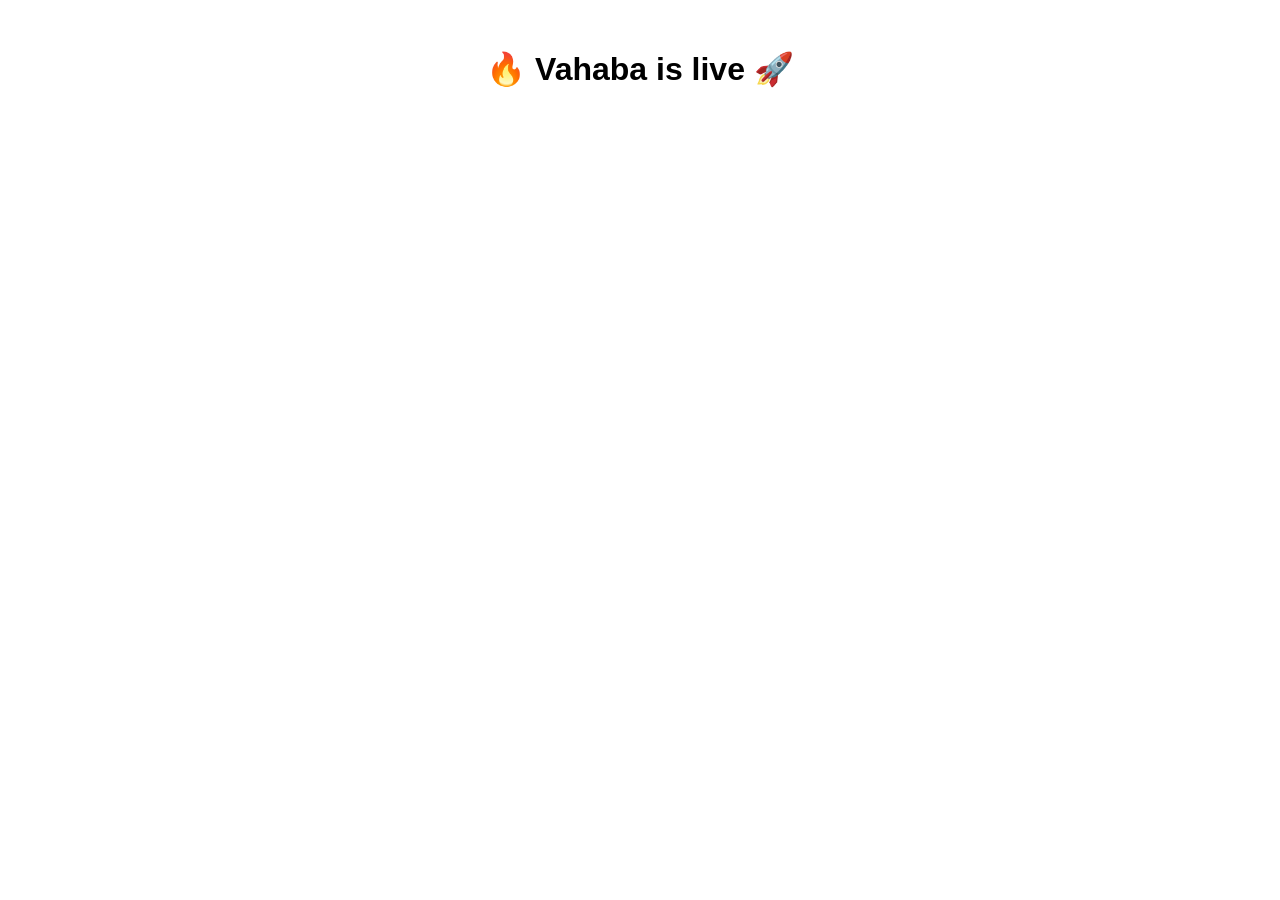
<file: Index.html>
<!DOCTYPE html>
<html lang="he">
<head>
  <meta charset="UTF-8" />
  <title>Vahaba</title>
</head>
<body style="text-align:center; font-family:Arial; margin-top:50px;">
  <h1>🔥 Vahaba is live 🚀</h1>
</body>
</html>
</file>
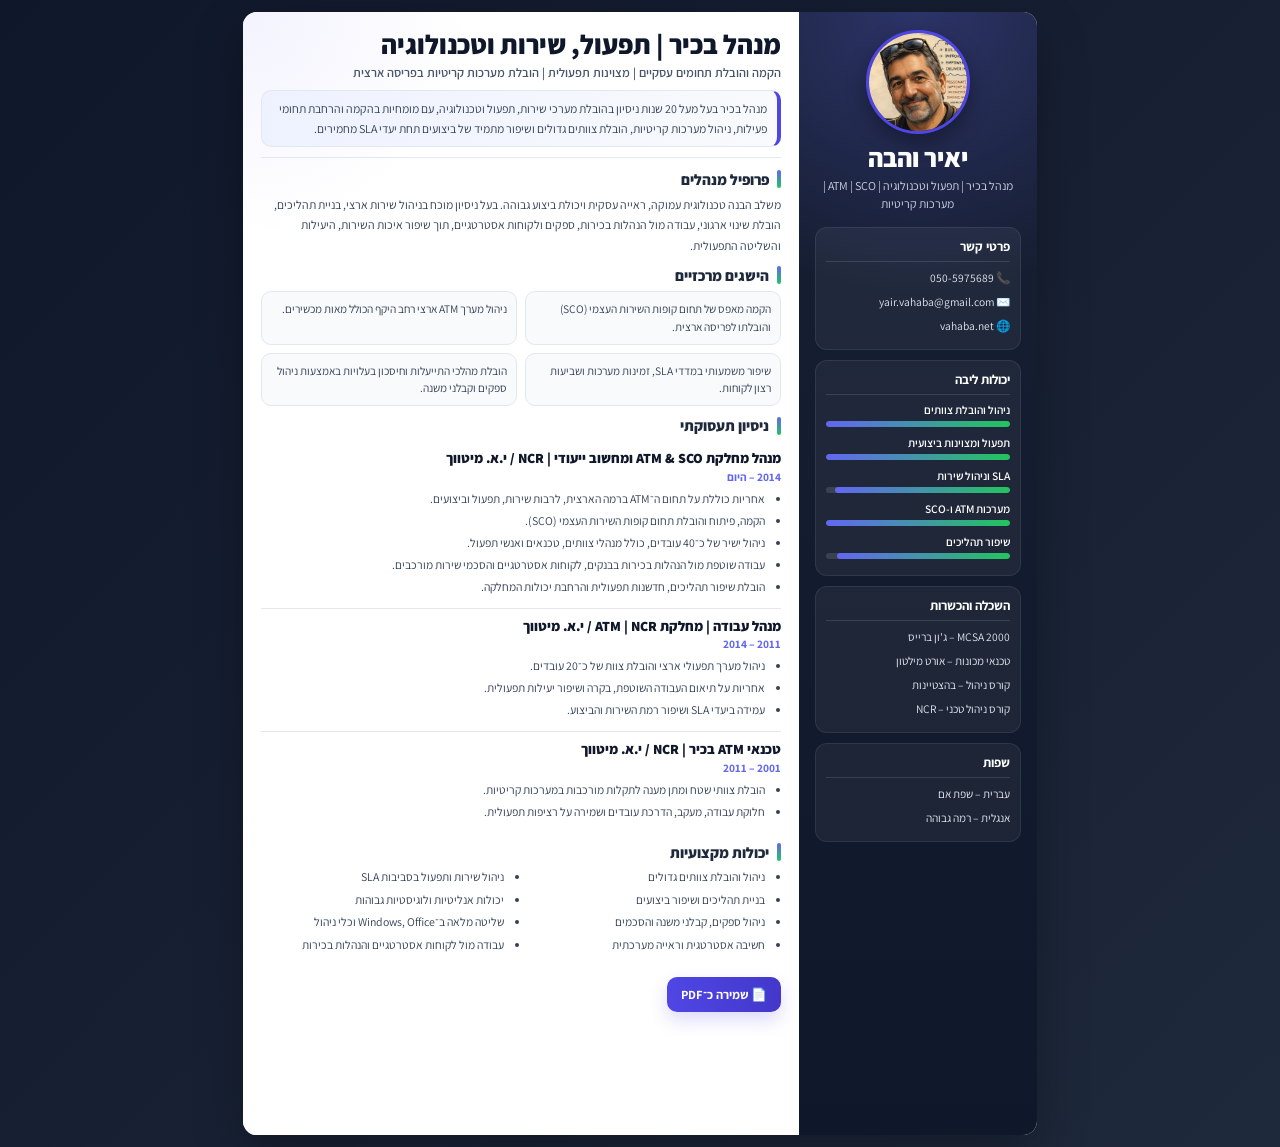
<file: cv/index.html>
<!DOCTYPE html>
<html lang="he" dir="rtl">

<head>
  <meta charset="UTF-8" />
  <meta name="viewport" content="width=device-width, initial-scale=1.0" />
  <title>יאיר והבה | קורות חיים</title>
  <link href="https://fonts.googleapis.com/css2?family=Assistant:wght@300;400;600;700;800&display=swap"
    rel="stylesheet">
  <style>
    * {
      box-sizing: border-box;
    }

    :root {
      --bg1: #0f172a;
      --bg2: #1e293b;
      --panel: #ffffff;
      --text: #1e293b;
      --muted: #475569;
      --line: #e2e8f0;
      --soft: #f8fafc;
      --accent: #4f46e5;
      --accent2: #22c55e;
    }

    html,
    body {
      margin: 0;
      padding: 0;
      font-family: 'Assistant', sans-serif;
      background: linear-gradient(135deg, var(--bg1), var(--bg2));
      color: var(--text);
    }

    body {
      padding: 12px;
    }

    .page {
      width: 210mm;
      min-height: 297mm;
      margin: 0 auto;
      background: var(--panel);
      border-radius: 14px;
      overflow: hidden;
      box-shadow: 0 18px 50px rgba(0, 0, 0, .28);
    }

    .container {
      display: flex;
      width: 100%;
      min-height: 297mm;
    }

    .sidebar {
      width: 30%;
      color: #fff;
      padding: 18px 16px;
      background:
        radial-gradient(circle at top, rgba(99, 102, 241, .28), transparent 25%),
        linear-gradient(180deg, #172033 0%, #0f172a 100%);
    }

    .profile-img {
      width: 104px;
      height: 104px;
      margin: 0 auto 10px;
      position: relative;
    }

    .profile-img img {
      width: 100%;
      height: 100%;
      border-radius: 50%;
      object-fit: cover;
      display: block;
      border: 3px solid var(--accent);
      box-shadow: 0 8px 20px rgba(0, 0, 0, .35);
    }

    .profile-img::before {
      content: "";
      position: absolute;
      inset: -6px;
      border-radius: 50%;
      background: linear-gradient(45deg, #6366f1, #22c55e, #4f46e5);
      z-index: -1;
      filter: blur(8px);
      opacity: .55;
    }

    .sidebar h1 {
      margin: 0;
      text-align: center;
      font-size: 26px;
      line-height: 1.05;
      font-weight: 800;
    }

    .sidebar .role {
      margin: 6px 0 14px;
      text-align: center;
      font-size: 12px;
      line-height: 1.5;
      color: #cbd5e1;
    }

    .box {
      background: rgba(255, 255, 255, .05);
      border: 1px solid rgba(255, 255, 255, .08);
      border-radius: 12px;
      padding: 10px 10px 8px;
      margin-bottom: 10px;
    }

    .box-title {
      margin: 0 0 7px;
      font-size: 13px;
      font-weight: 700;
      border-bottom: 1px solid rgba(255, 255, 255, .12);
      padding-bottom: 6px;
    }

    .contact-item,
    .edu-item,
    .lang-item {
      font-size: 11.5px;
      line-height: 1.65;
      color: #e2e8f0;
      margin-bottom: 5px;
      word-break: break-word;
    }

    .contact-item a {
      color: inherit;
      text-decoration: none;
    }

    .skill {
      margin-bottom: 8px;
    }

    .skill-label {
      font-size: 11.5px;
      margin-bottom: 4px;
      color: #fff;
      font-weight: 600;
    }

    .skill-track {
      width: 100%;
      height: 6px;
      border-radius: 999px;
      background: rgba(255, 255, 255, .12);
      overflow: hidden;
    }

    .skill-fill {
      height: 100%;
      border-radius: 999px;
      background: linear-gradient(90deg, #6366f1, #22c55e);
    }

    .main {
      width: 70%;
      padding: 18px 18px 14px;
      background: radial-gradient(circle at top left, rgba(99, 102, 241, .08), transparent 18%), #fff;
    }

    .hero {
      border-bottom: 1px solid var(--line);
      padding-bottom: 10px;
      margin-bottom: 12px;
    }

    .hero h2 {
      margin: 0 0 4px;
      font-size: 27px;
      line-height: 1.1;
      font-weight: 800;
      color: #0f172a;
    }

    .tagline {
      margin: 0 0 8px;
      color: var(--muted);
      font-size: 12.5px;
      font-weight: 600;
      line-height: 1.5;
    }

    .summary {
      background: linear-gradient(90deg, #eef2ff, #f8fafc);
      border: 1px solid var(--line);
      border-right: 4px solid var(--accent);
      border-radius: 10px;
      padding: 8px 10px;
      color: #334155;
      font-size: 12px;
      line-height: 1.6;
    }

    .section {
      margin-bottom: 10px;
      break-inside: avoid;
      page-break-inside: avoid;
    }

    .section h3 {
      margin: 0 0 6px;
      font-size: 15px;
      font-weight: 800;
      color: #1e293b;
      display: inline-flex;
      align-items: center;
      gap: 8px;
    }

    .section h3::before {
      content: "";
      width: 4px;
      height: 18px;
      border-radius: 999px;
      background: linear-gradient(180deg, #6366f1, #22c55e);
      display: inline-block;
    }

    .section p {
      margin: 0;
      color: #334155;
      font-size: 12px;
      line-height: 1.7;
    }

    .highlights {
      display: grid;
      grid-template-columns: 1fr 1fr;
      gap: 8px;
      list-style: none;
      margin: 0;
      padding: 0;
    }

    .highlights li {
      background: var(--soft);
      border: 1px solid var(--line);
      border-radius: 10px;
      padding: 8px 9px;
      color: #334155;
      font-size: 11.5px;
      line-height: 1.55;
    }

    .job {
      padding: 8px 0;
      border-bottom: 1px solid #e5e7eb;
      break-inside: avoid;
      page-break-inside: avoid;
    }

    .job:last-child {
      border-bottom: none;
    }

    .job-title {
      display: block;
      font-size: 14px;
      font-weight: 800;
      color: #0f172a;
      line-height: 1.35;
    }

    .job-meta {
      display: block;
      font-size: 11.5px;
      color: #6366f1;
      font-weight: 700;
      margin-top: 1px;
    }

    .job ul {
      margin: 6px 0 0;
      padding-right: 16px;
      padding-left: 0;
    }

    .job li {
      margin-bottom: 3px;
      color: #334155;
      font-size: 11.8px;
      line-height: 1.6;
    }

    .two-col-list {
      columns: 2;
      column-gap: 18px;
      margin: 0;
      padding-right: 16px;
    }

    .two-col-list li {
      margin-bottom: 4px;
      color: #334155;
      font-size: 11.8px;
      line-height: 1.6;
      break-inside: avoid;
    }

    .print-btn {
      display: inline-flex;
      align-items: center;
      justify-content: center;
      margin-top: 8px;
      padding: 9px 14px;
      background: linear-gradient(90deg, #4f46e5, #4338ca);
      color: #fff;
      border-radius: 10px;
      text-decoration: none;
      font-weight: 700;
      border: none;
      cursor: pointer;
      font-family: inherit;
      font-size: 12.5px;
      box-shadow: 0 8px 18px rgba(79, 70, 229, .2);
    }

    @media screen and (max-width: 1100px) {
      body {
        padding: 8px;
      }

      .page {
        width: 100%;
        min-height: auto;
      }

      .container {
        min-height: auto;
      }
    }

    @media screen and (max-width: 860px) {
      .container {
        flex-direction: column;
      }

      .sidebar,
      .main {
        width: 100%;
      }

      .highlights {
        grid-template-columns: 1fr;
      }

      .two-col-list {
        columns: 1;
      }
    }

    @page {
      size: A4;
      margin: 0;
    }

    @media print {

      html,
      body {
        width: 210mm;
        height: 297mm;
        margin: 0 !important;
        padding: 0 !important;
        background: #fff !important;
        overflow: hidden !important;
        -webkit-print-color-adjust: exact;
        print-color-adjust: exact;
      }

      .page {
        width: 210mm !important;
        height: 297mm !important;
        min-height: 297mm !important;
        margin: 0 !important;
        border-radius: 0 !important;
        box-shadow: none !important;
      }

      .container {
        width: 210mm !important;
        height: 297mm !important;
        min-height: 297mm !important;
      }

      .print-btn {
        display: none !important;
      }

      a {
        color: inherit !important;
        text-decoration: none !important;
      }
    }
  </style>
</head>

<body>
  <div class="page">
    <div class="container">

      <aside class="sidebar">
        <div class="profile-img">
          <img src="Yair.jpg" alt="Yair Vahaba">
        </div>

        <h1>יאיר והבה</h1>
        <div class="role">מנהל בכיר | תפעול וטכנולוגיה | ATM | SCO | מערכות קריטיות</div>

        <div class="box">
          <div class="box-title">פרטי קשר</div>
          <div class="contact-item">📞 050-5975689</div>
          <div class="contact-item">✉️ <a href="mailto:yair.vahaba@gmail.com">yair.vahaba@gmail.com</a></div>
          <div class="contact-item">🌐 <a href="https://vahaba.net" target="_blank">vahaba.net</a></div>
        </div>

        <div class="box">
          <div class="box-title">יכולות ליבה</div>

          <div class="skill">
            <div class="skill-label">ניהול והובלת צוותים</div>
            <div class="skill-track">
              <div class="skill-fill" style="width:100%"></div>
            </div>
          </div>

          <div class="skill">
            <div class="skill-label">תפעול ומצוינות ביצועית</div>
            <div class="skill-track">
              <div class="skill-fill" style="width:100%"></div>
            </div>
          </div>

          <div class="skill">
            <div class="skill-label">SLA וניהול שירות</div>
            <div class="skill-track">
              <div class="skill-fill" style="width:95%"></div>
            </div>
          </div>

          <div class="skill">
            <div class="skill-label">מערכות ATM ו-SCO</div>
            <div class="skill-track">
              <div class="skill-fill" style="width:100%"></div>
            </div>
          </div>

          <div class="skill">
            <div class="skill-label">שיפור תהליכים</div>
            <div class="skill-track">
              <div class="skill-fill" style="width:94%"></div>
            </div>
          </div>
        </div>

        <div class="box">
          <div class="box-title">השכלה והכשרות</div>
          <div class="edu-item">MCSA 2000 – ג'ון ברייס</div>
          <div class="edu-item">טכנאי מכונות – אורט מילטון</div>
          <div class="edu-item">קורס ניהול – בהצטיינות</div>
          <div class="edu-item">קורס ניהול טכני – NCR</div>
        </div>

        <div class="box">
          <div class="box-title">שפות</div>
          <div class="lang-item">עברית – שפת אם</div>
          <div class="lang-item">אנגלית – רמה גבוהה</div>
        </div>
      </aside>

      <main class="main">
        <section class="hero">
          <h2>מנהל בכיר | תפעול, שירות וטכנולוגיה</h2>
          <div class="tagline">הקמה והובלת תחומים עסקיים | מצוינות תפעולית | הובלת מערכות קריטיות בפריסה ארצית</div>
          <div class="summary">
            מנהל בכיר בעל מעל 20 שנות ניסיון בהובלת מערכי שירות, תפעול וטכנולוגיה, עם מומחיות בהקמה והרחבת תחומי פעילות,
            ניהול מערכות קריטיות, הובלת צוותים גדולים ושיפור מתמיד של ביצועים תחת יעדי SLA מחמירים.
          </div>
        </section>

        <section class="section">
          <h3>פרופיל מנהלים</h3>
          <p>
            משלב הבנה טכנולוגית עמוקה, ראייה עסקית ויכולת ביצוע גבוהה. בעל ניסיון מוכח בניהול שירות ארצי, בניית תהליכים,
            הובלת שינוי ארגוני, עבודה מול הנהלות בכירות, ספקים ולקוחות אסטרטגיים, תוך שיפור איכות השירות, היעילות
            והשליטה התפעולית.
          </p>
        </section>

        <section class="section">
          <h3>הישגים מרכזיים</h3>
          <ul class="highlights">
            <li>הקמה מאפס של תחום קופות השירות העצמי (SCO) והובלתו לפריסה ארצית.</li>
            <li>ניהול מערך ATM ארצי רחב היקף הכולל מאות מכשירים.</li>
            <li>שיפור משמעותי במדדי SLA, זמינות מערכות ושביעות רצון לקוחות.</li>
            <li>הובלת מהלכי התייעלות וחיסכון בעלויות באמצעות ניהול ספקים וקבלני משנה.</li>
          </ul>
        </section>

        <section class="section">
          <h3>ניסיון תעסוקתי</h3>

          <div class="job">
            <span class="job-title">מנהל מחלקת ATM & SCO ומחשוב ייעודי | NCR / י.א. מיטווך</span>
            <span class="job-meta">2014 – היום</span>
            <ul>
              <li>אחריות כוללת על תחום ה־ATM ברמה הארצית, לרבות שירות, תפעול וביצועים.</li>
              <li>הקמה, פיתוח והובלת תחום קופות השירות העצמי (SCO).</li>
              <li>ניהול ישיר של כ־40 עובדים, כולל מנהלי צוותים, טכנאים ואנשי תפעול.</li>
              <li>עבודה שוטפת מול הנהלות בכירות בבנקים, לקוחות אסטרטגיים והסכמי שירות מורכבים.</li>
              <li>הובלת שיפור תהליכים, חדשנות תפעולית והרחבת יכולות המחלקה.</li>
            </ul>
          </div>

          <div class="job">
            <span class="job-title">מנהל עבודה | מחלקת ATM | NCR / י.א. מיטווך</span>
            <span class="job-meta">2011 – 2014</span>
            <ul>
              <li>ניהול מערך תפעולי ארצי והובלת צוות של כ־20 עובדים.</li>
              <li>אחריות על תיאום העבודה השוטפת, בקרה ושיפור יעילות תפעולית.</li>
              <li>עמידה ביעדי SLA ושיפור רמת השירות והביצוע.</li>
            </ul>
          </div>

          <div class="job">
            <span class="job-title">טכנאי ATM בכיר | NCR / י.א. מיטווך</span>
            <span class="job-meta">2001 – 2011</span>
            <ul>
              <li>הובלת צוותי שטח ומתן מענה לתקלות מורכבות במערכות קריטיות.</li>
              <li>חלוקת עבודה, מעקב, הדרכת עובדים ושמירה על רציפות תפעולית.</li>
            </ul>
          </div>
        </section>

        <section class="section">
          <h3>יכולות מקצועיות</h3>
          <ul class="two-col-list">
            <li>ניהול והובלת צוותים גדולים</li>
            <li>בניית תהליכים ושיפור ביצועים</li>
            <li>ניהול ספקים, קבלני משנה והסכמים</li>
            <li>חשיבה אסטרטגית וראייה מערכתית</li>
            <li>ניהול שירות ותפעול בסביבות SLA</li>
            <li>יכולות אנליטיות ולוגיסטיות גבוהות</li>
            <li>שליטה מלאה ב־Windows, Office וכלי ניהול</li>
            <li>עבודה מול לקוחות אסטרטגיים והנהלות בכירות</li>
          </ul>
        </section>

        <button class="print-btn" onclick="window.print()">📄 שמירה כ־PDF</button>
      </main>

    </div>
  </div>
</body>

</html>
</file>
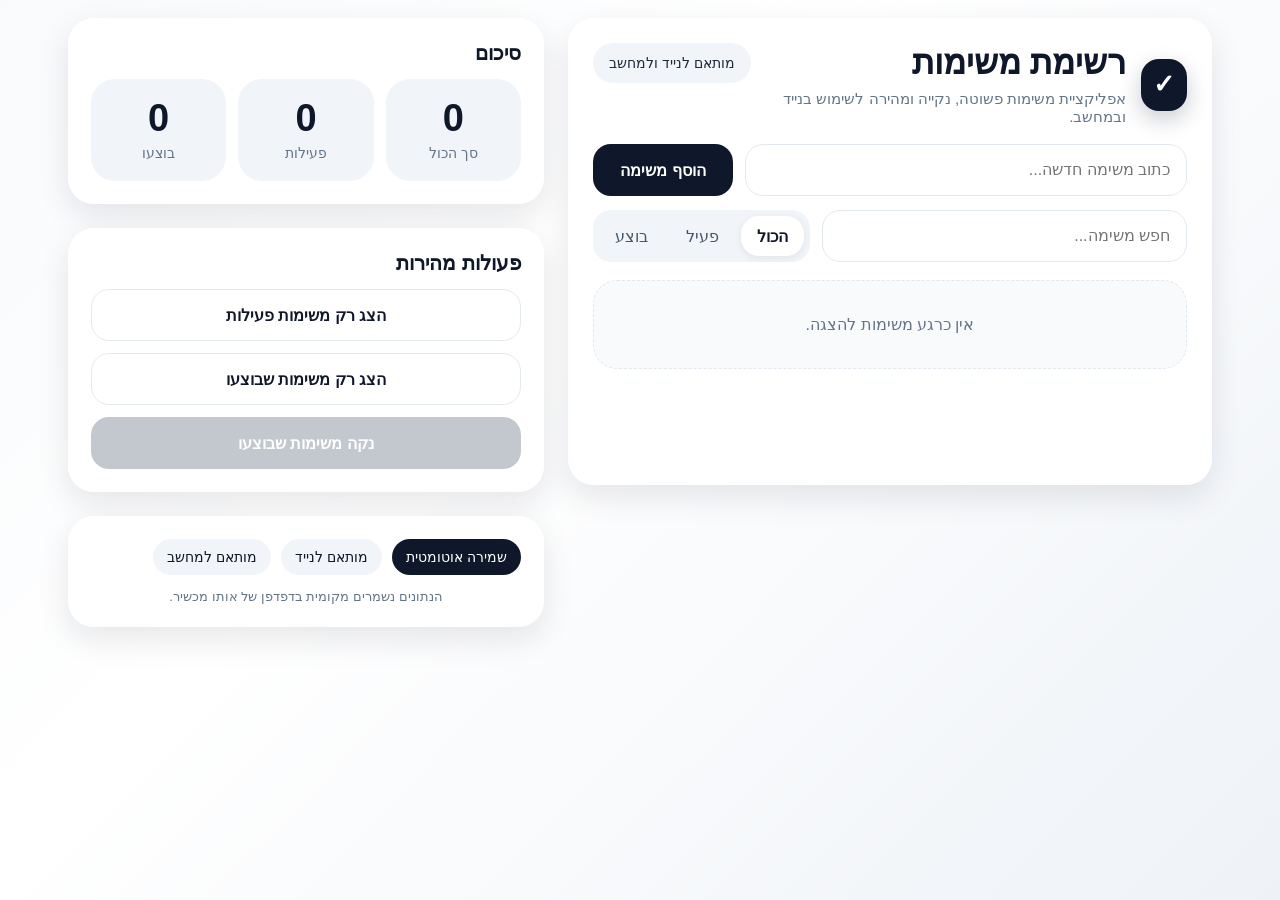
<file: mytodo.html>
<!doctype html>
<html lang="he" dir="rtl">
<head>
  <meta charset="UTF-8" />
  <meta name="viewport" content="width=device-width, initial-scale=1.0" />
  <title>רשימת משימות | Vahaba</title>
  <meta name="theme-color" content="#0f172a" />
  <style>
    :root {
      --bg1: #f8fafc;
      --bg2: #eef2f7;
      --card: rgba(255,255,255,0.92);
      --text: #0f172a;
      --muted: #64748b;
      --line: #e2e8f0;
      --primary: #0f172a;
      --primary-2: #1e293b;
      --soft: #f1f5f9;
      --danger: #dc2626;
      --shadow: 0 12px 32px rgba(15, 23, 42, 0.10);
      --radius: 26px;
    }

    * { box-sizing: border-box; }
    html, body { margin: 0; padding: 0; }
    body {
      font-family: Arial, "Noto Sans Hebrew", "Segoe UI", sans-serif;
      color: var(--text);
      background: linear-gradient(135deg, var(--bg1), #ffffff 40%, var(--bg2));
      min-height: 100vh;
    }

    .page {
      max-width: 1180px;
      margin: 0 auto;
      padding: 18px;
    }

    .layout {
      display: grid;
      grid-template-columns: 1.15fr 0.85fr;
      gap: 24px;
      align-items: start;
    }

    .card {
      background: var(--card);
      backdrop-filter: blur(8px);
      border: 1px solid rgba(255,255,255,0.6);
      border-radius: var(--radius);
      box-shadow: var(--shadow);
    }

    .main-card { padding: 24px; }
    .side-card { padding: 22px; }

    .header {
      display: flex;
      align-items: flex-start;
      justify-content: space-between;
      gap: 14px;
      margin-bottom: 18px;
    }

    .title-row {
      display: flex;
      align-items: center;
      gap: 14px;
    }

    .logo {
      width: 52px;
      height: 52px;
      border-radius: 18px;
      background: var(--primary);
      color: white;
      display: grid;
      place-items: center;
      font-size: 26px;
      font-weight: bold;
      box-shadow: 0 8px 22px rgba(15,23,42,.22);
    }

    h1, h2, p { margin: 0; }
    h1 { font-size: 34px; line-height: 1.15; }
    .subtitle {
      margin-top: 8px;
      color: var(--muted);
      font-size: 15px;
    }

    .chip {
      background: var(--soft);
      color: var(--primary-2);
      border-radius: 999px;
      padding: 12px 16px;
      font-size: 14px;
      white-space: nowrap;
    }

    .add-row {
      display: grid;
      grid-template-columns: 1fr 140px;
      gap: 12px;
      margin-bottom: 14px;
    }

    .tools-row {
      display: grid;
      grid-template-columns: 1fr auto;
      gap: 12px;
      margin-bottom: 18px;
    }

    .input, .button, .filter-btn {
      border-radius: 18px;
      border: 1px solid var(--line);
      min-height: 52px;
      font-size: 16px;
      transition: .18s ease;
    }

    .input {
      width: 100%;
      background: white;
      color: var(--text);
      padding: 0 16px;
      outline: none;
    }

    .input:focus {
      border-color: #94a3b8;
      box-shadow: 0 0 0 4px rgba(148, 163, 184, 0.18);
    }

    .button {
      border: none;
      background: var(--primary);
      color: white;
      cursor: pointer;
      font-weight: bold;
      padding: 0 18px;
    }

    .button:hover { transform: translateY(-1px); background: #020617; }
    .button.secondary {
      background: white;
      color: var(--primary);
      border: 1px solid var(--line);
    }
    .button.secondary:hover { background: #f8fafc; }
    .button.gray {
      background: #9ca3af;
      color: white;
    }
    .button:disabled {
      cursor: not-allowed;
      opacity: .6;
      transform: none;
    }

    .filters {
      display: inline-flex;
      align-items: center;
      gap: 6px;
      background: var(--soft);
      border-radius: 18px;
      padding: 6px;
      flex-wrap: wrap;
    }

    .filter-btn {
      min-height: 40px;
      background: transparent;
      border: none;
      padding: 0 16px;
      cursor: pointer;
      color: #475569;
    }
    .filter-btn.active {
      background: white;
      box-shadow: 0 2px 8px rgba(15,23,42,.08);
      color: var(--primary);
      font-weight: bold;
    }

    .list {
      display: flex;
      flex-direction: column;
      gap: 12px;
      min-height: 180px;
    }

    .empty {
      border: 1px dashed var(--line);
      background: #f8fafc;
      border-radius: 24px;
      padding: 34px 18px;
      text-align: center;
      color: var(--muted);
    }

    .task {
      display: grid;
      grid-template-columns: 52px 1fr auto;
      gap: 12px;
      align-items: center;
      padding: 12px;
      background: white;
      border: 1px solid var(--line);
      border-radius: 24px;
      box-shadow: 0 3px 10px rgba(15,23,42,.04);
    }

    .circle-btn, .icon-btn {
      border: none;
      cursor: pointer;
      transition: .18s ease;
    }

    .circle-btn {
      width: 52px;
      height: 52px;
      border-radius: 18px;
      background: #e2e8f0;
      color: #334155;
      font-size: 22px;
      font-weight: bold;
    }
    .circle-btn.done {
      background: var(--primary);
      color: white;
    }

    .task-text {
      font-size: 18px;
      font-weight: 700;
      word-break: break-word;
    }
    .task.done .task-text {
      color: #94a3b8;
      text-decoration: line-through;
    }

    .task-date {
      margin-top: 5px;
      font-size: 12px;
      color: #94a3b8;
      direction: ltr;
      text-align: right;
    }

    .task-actions {
      display: flex;
      gap: 8px;
    }

    .icon-btn {
      width: 44px;
      height: 44px;
      border-radius: 16px;
      background: white;
      border: 1px solid var(--line);
      font-size: 18px;
    }
    .icon-btn:hover, .circle-btn:hover { transform: translateY(-1px); }
    .icon-btn.delete:hover { color: var(--danger); border-color: #fecaca; background: #fff5f5; }

    .edit-row {
      display: grid;
      grid-template-columns: 1fr 92px;
      gap: 8px;
    }

    .side-stack {
      display: flex;
      flex-direction: column;
      gap: 24px;
    }

    h2 { font-size: 20px; margin-bottom: 14px; }

    .stats {
      display: grid;
      grid-template-columns: repeat(3, 1fr);
      gap: 12px;
    }

    .stat {
      background: var(--soft);
      border-radius: 24px;
      padding: 20px 10px;
      text-align: center;
    }
    .stat .num {
      font-size: 38px;
      font-weight: 800;
      line-height: 1;
      margin-bottom: 8px;
    }
    .stat .label {
      color: var(--muted);
      font-size: 14px;
    }

    .quick-actions {
      display: flex;
      flex-direction: column;
      gap: 12px;
    }

    .badges {
      display: flex;
      flex-wrap: wrap;
      gap: 10px;
    }

    .badge {
      background: var(--soft);
      color: var(--primary);
      border-radius: 999px;
      padding: 10px 14px;
      font-size: 14px;
    }
    .badge.primary {
      background: var(--primary);
      color: white;
    }

    .footer-note {
      margin-top: 14px;
      color: var(--muted);
      font-size: 13px;
      text-align: center;
    }

    @media (max-width: 980px) {
      .layout { grid-template-columns: 1fr; }
      .page { padding: 14px; }
      h1 { font-size: 28px; }
    }

    @media (max-width: 640px) {
      .main-card, .side-card { padding: 18px; }
      .header { flex-direction: column; align-items: stretch; }
      .add-row, .tools-row, .edit-row { grid-template-columns: 1fr; }
      .task { grid-template-columns: 48px 1fr; }
      .task-actions { grid-column: 1 / -1; justify-content: flex-start; }
      .stats { grid-template-columns: 1fr 1fr 1fr; }
      .chip { align-self: flex-start; }
      .task-text { font-size: 17px; }
    }
  </style>
</head>
<body>
  <div class="page">
    <div class="layout">
      <section class="card main-card">
        <div class="header">
          <div>
            <div class="title-row">
              <div class="logo">✓</div>
              <div>
                <h1>רשימת משימות</h1>
                <p class="subtitle">אפליקציית משימות פשוטה, נקייה ומהירה לשימוש בנייד ובמחשב.</p>
              </div>
            </div>
          </div>
          <div class="chip">מותאם לנייד ולמחשב</div>
        </div>

        <div class="add-row">
          <input id="taskInput" class="input" type="text" placeholder="כתוב משימה חדשה..." />
          <button id="addBtn" class="button">הוסף משימה</button>
        </div>

        <div class="tools-row">
          <input id="searchInput" class="input" type="text" placeholder="חפש משימה..." />
          <div class="filters">
            <button class="filter-btn active" data-filter="all">הכול</button>
            <button class="filter-btn" data-filter="active">פעיל</button>
            <button class="filter-btn" data-filter="done">בוצע</button>
          </div>
        </div>

        <div id="taskList" class="list"></div>
      </section>

      <aside class="side-stack">
        <section class="card side-card">
          <h2>סיכום</h2>
          <div class="stats">
            <div class="stat">
              <div id="totalCount" class="num">0</div>
              <div class="label">סך הכול</div>
            </div>
            <div class="stat">
              <div id="activeCount" class="num">0</div>
              <div class="label">פעילות</div>
            </div>
            <div class="stat">
              <div id="doneCount" class="num">0</div>
              <div class="label">בוצעו</div>
            </div>
          </div>
        </section>

        <section class="card side-card">
          <h2>פעולות מהירות</h2>
          <div class="quick-actions">
            <button id="showActiveBtn" class="button secondary">הצג רק משימות פעילות</button>
            <button id="showDoneBtn" class="button secondary">הצג רק משימות שבוצעו</button>
            <button id="clearDoneBtn" class="button gray">נקה משימות שבוצעו</button>
          </div>
        </section>

        <section class="card side-card">
          <div class="badges">
            <div class="badge primary">שמירה אוטומטית</div>
            <div class="badge">מותאם לנייד</div>
            <div class="badge">מותאם למחשב</div>
          </div>
          <div class="footer-note">הנתונים נשמרים מקומית בדפדפן של אותו מכשיר.</div>
        </section>
      </aside>
    </div>
  </div>

  <script>
    const STORAGE_KEY = 'vahaba_todo_list_v1';
    let tasks = [];
    let filter = 'all';
    let search = '';
    let editingId = null;

    const taskInput = document.getElementById('taskInput');
    const searchInput = document.getElementById('searchInput');
    const addBtn = document.getElementById('addBtn');
    const taskList = document.getElementById('taskList');
    const totalCount = document.getElementById('totalCount');
    const activeCount = document.getElementById('activeCount');
    const doneCount = document.getElementById('doneCount');
    const showActiveBtn = document.getElementById('showActiveBtn');
    const showDoneBtn = document.getElementById('showDoneBtn');
    const clearDoneBtn = document.getElementById('clearDoneBtn');
    const filterButtons = Array.from(document.querySelectorAll('.filter-btn'));

    function uid() {
      return Date.now().toString(36) + Math.random().toString(36).slice(2, 8);
    }

    function saveTasks() {
      localStorage.setItem(STORAGE_KEY, JSON.stringify(tasks));
    }

    function loadTasks() {
      try {
        const raw = localStorage.getItem(STORAGE_KEY);
        tasks = raw ? JSON.parse(raw) : [];
      } catch {
        tasks = [];
      }
    }

    function formatDate(dateString) {
      return new Date(dateString).toLocaleString('he-IL', {
        year: 'numeric',
        month: '2-digit',
        day: '2-digit',
        hour: '2-digit',
        minute: '2-digit'
      });
    }

    function addTask() {
      const text = taskInput.value.trim();
      if (!text) return;
      tasks.unshift({ id: uid(), text, completed: false, createdAt: new Date().toISOString() });
      taskInput.value = '';
      saveTasks();
      render();
    }

    function toggleTask(id) {
      tasks = tasks.map(task => task.id === id ? { ...task, completed: !task.completed } : task);
      saveTasks();
      render();
    }

    function deleteTask(id) {
      tasks = tasks.filter(task => task.id !== id);
      saveTasks();
      render();
    }

    function startEdit(id) {
      editingId = id;
      render();
    }

    function saveEdit(id) {
      const input = document.getElementById('edit-' + id);
      if (!input) return;
      const value = input.value.trim();
      if (!value) return;
      tasks = tasks.map(task => task.id === id ? { ...task, text: value } : task);
      editingId = null;
      saveTasks();
      render();
    }

    function clearCompleted() {
      tasks = tasks.filter(task => !task.completed);
      saveTasks();
      render();
    }

    function setFilter(next) {
      filter = next;
      filterButtons.forEach(btn => btn.classList.toggle('active', btn.dataset.filter === next));
      render();
    }

    function getFilteredTasks() {
      return tasks.filter(task => {
        const matchSearch = task.text.toLowerCase().includes(search.toLowerCase());
        const matchFilter = filter === 'all' ? true : filter === 'active' ? !task.completed : task.completed;
        return matchSearch && matchFilter;
      });
    }

    function updateStats() {
      const total = tasks.length;
      const done = tasks.filter(t => t.completed).length;
      const active = total - done;
      totalCount.textContent = total;
      activeCount.textContent = active;
      doneCount.textContent = done;
      clearDoneBtn.disabled = done === 0;
    }

    function render() {
      updateStats();
      const filtered = getFilteredTasks();

      if (filtered.length === 0) {
        taskList.innerHTML = '<div class="empty">אין כרגע משימות להצגה.</div>';
        return;
      }

      taskList.innerHTML = filtered.map(task => {
        const safeText = task.text
          .replace(/&/g, '&amp;')
          .replace(/</g, '&lt;')
          .replace(/>/g, '&gt;')
          .replace(/"/g, '&quot;');

        if (editingId === task.id) {
          return `
            <div class="task ${task.completed ? 'done' : ''}">
              <button class="circle-btn ${task.completed ? 'done' : ''}" onclick="toggleTask('${task.id}')">✓</button>
              <div>
                <div class="edit-row">
                  <input id="edit-${task.id}" class="input" type="text" value="${safeText}" />
                  <button class="button secondary" onclick="saveEdit('${task.id}')">שמור</button>
                </div>
                <div class="task-date">${formatDate(task.createdAt)}</div>
              </div>
              <div class="task-actions"></div>
            </div>`;
        }

        return `
          <div class="task ${task.completed ? 'done' : ''}">
            <button class="circle-btn ${task.completed ? 'done' : ''}" onclick="toggleTask('${task.id}')">✓</button>
            <div>
              <div class="task-text">${safeText}</div>
              <div class="task-date">${formatDate(task.createdAt)}</div>
            </div>
            <div class="task-actions">
              <button class="icon-btn" onclick="startEdit('${task.id}')" title="ערוך">✎</button>
              <button class="icon-btn delete" onclick="deleteTask('${task.id}')" title="מחק">🗑</button>
            </div>
          </div>`;
      }).join('');
    }

    addBtn.addEventListener('click', addTask);
    taskInput.addEventListener('keydown', (e) => {
      if (e.key === 'Enter') addTask();
    });
    searchInput.addEventListener('input', (e) => {
      search = e.target.value;
      render();
    });
    showActiveBtn.addEventListener('click', () => setFilter('active'));
    showDoneBtn.addEventListener('click', () => setFilter('done'));
    clearDoneBtn.addEventListener('click', clearCompleted);
    filterButtons.forEach(btn => btn.addEventListener('click', () => setFilter(btn.dataset.filter)));

    loadTasks();
    render();
  </script>
</body>
</html>
</file>
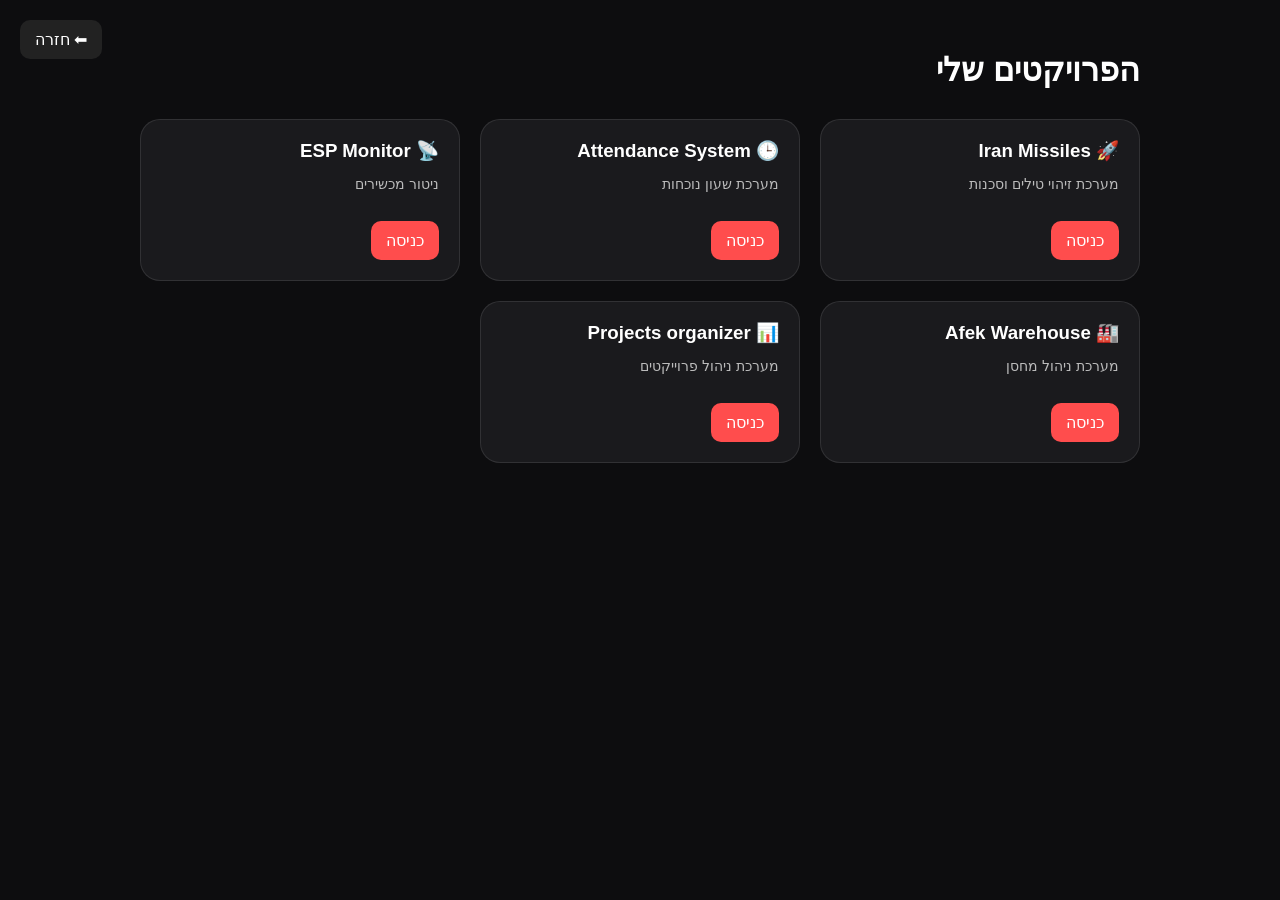
<file: projects.html>
<!DOCTYPE html>
<html lang="he" dir="rtl">

<head>
    <meta charset="UTF-8">
    <meta name="viewport" content="width=device-width, initial-scale=1.0">
    <title>Projects</title>

    <style>
        body {
            margin: 0;
            font-family: Arial;
            background: #0d0d0f;
            color: white;
        }

        .container {
            max-width: 1000px;
            margin: auto;
            padding: 30px;
        }

        h1 {
            margin-bottom: 30px;
        }

        .grid {
            display: grid;
            grid-template-columns: repeat(auto-fit, minmax(250px, 1fr));
            gap: 20px;
        }

        .card {
            background: #1a1a1d;
            padding: 20px;
            border-radius: 20px;
            transition: 0.3s;
            border: 1px solid rgba(255, 255, 255, 0.1);
        }

        .card:hover {
            transform: translateY(-5px);
            border-color: #ff4d4d;
        }

        .card h3 {
            margin: 0 0 10px;
        }

        .card p {
            color: #bbb;
            font-size: 14px;
        }

        .btn {
            margin-top: 15px;
            display: inline-block;
            padding: 10px 15px;
            background: #ff4d4d;
            border-radius: 10px;
            text-decoration: none;
            color: white;
        }

        .back {
            position: fixed;
            top: 20px;
            left: 20px;
            background: #222;
            padding: 10px 15px;
            border-radius: 10px;
            cursor: pointer;
        }
    </style>
</head>

<body>

    <div class="back" onclick="location.href='index.html'">⬅ חזרה</div>

    <div class="container">

        <h1>הפרויקטים שלי</h1>

        <div class="grid">

            <div class="card">
                <h3>🚀 Iran Missiles</h3>
                <p>מערכת זיהוי טילים וסכנות</p>
                <a class="btn" href="https://iwm.diskin.net/" target="_blank">כניסה</a>
            </div>

            <div class="card">
                <h3>🕒 Attendance System</h3>
                <p>מערכת שעון נוכחות</p>
                <a class="btn" href="https://vclock-bn26.onrender.com" target="_blank">כניסה</a>
            </div>

            <div class="card">
                <h3>📡 ESP Monitor</h3>
                <p>ניטור מכשירים</p>
                <a class="btn" href="https://esp-monitor-frontend.onrender.com" target="_blank">כניסה</a>
            </div>

            <div class="card">
                <h3>🏭 Afek Warehouse</h3>
                <p>מערכת ניהול מחסן</p>
                <a class="btn" href="https://afek-render.onrender.com" target="_blank">כניסה</a>
            </div>

            <div class="card">
                <h3>📊 Projects organizer</h3>
                <p>מערכת ניהול פרוייקטים</p>
                <a class="btn" href="https://vproject-1.onrender.com" target="_blank">כניסה</a>
            </div>
        </div>

    </div>

</body>

</html>
</file>
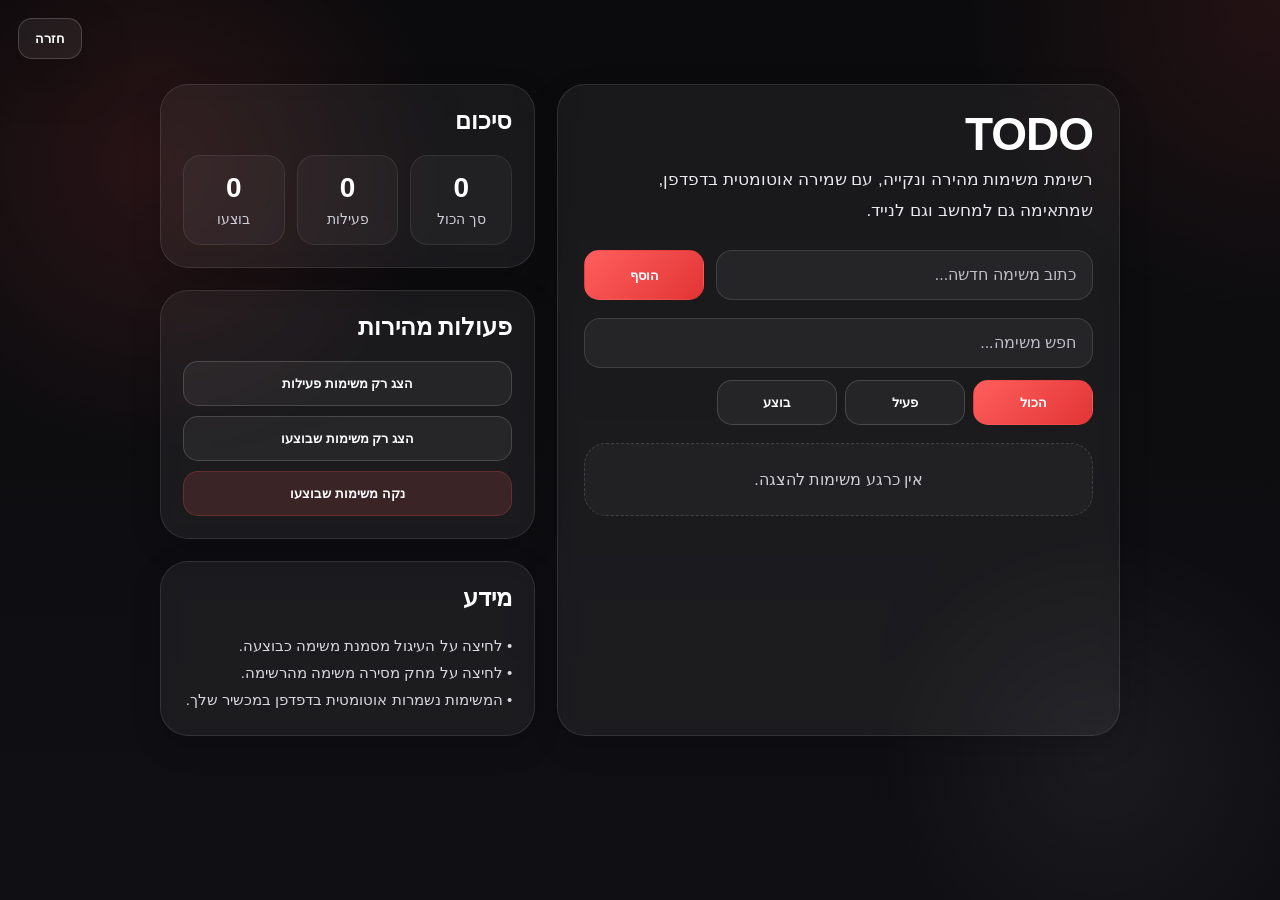
<file: todo.html>
<!DOCTYPE html>
<html lang="he" dir="rtl">
<head>
  <meta charset="UTF-8" />
  <meta name="viewport" content="width=device-width, initial-scale=1.0" />
  <title>TODO</title>
  <style>
    :root {
      --bg: #0d0d0f;
      --bg-soft: #141417;
      --panel: rgba(255,255,255,0.055);
      --border: rgba(255,255,255,0.12);
      --text: #ffffff;
      --muted: #d8d8de;
      --accent: #ff4d4d;
      --accent-2: #e23535;
      --shadow: 0 18px 50px rgba(0,0,0,0.28);
      --radius-xl: 28px;
      --radius-lg: 22px;
      --radius-md: 16px;
      --container: 960px;
    }

    * { box-sizing: border-box; }
    html { scroll-behavior: smooth; }
    body {
      margin: 0;
      min-height: 100vh;
      overflow-x: hidden;
      font-family: Arial, sans-serif;
      background:
        radial-gradient(circle at top right, rgba(255,77,77,0.10), transparent 20%),
        linear-gradient(180deg, #0b0b0d 0%, #101014 100%);
      color: var(--text);
    }

    .page-shell {
      position: relative;
      min-height: 100vh;
      isolation: isolate;
      padding: 84px 20px 28px;
    }

    .page-shell::before {
      content: "";
      position: fixed;
      inset: 0;
      pointer-events: none;
      background:
        radial-gradient(circle at 12% 18%, rgba(255,77,77,0.12), transparent 22%),
        radial-gradient(circle at 86% 84%, rgba(255,255,255,0.05), transparent 18%);
      z-index: -1;
    }

    .topbar {
      position: fixed;
      top: 18px;
      left: 18px;
      z-index: 10;
    }

    .back-btn {
      display: inline-flex;
      align-items: center;
      gap: 8px;
      padding: 12px 16px;
      border-radius: 14px;
      border: 1px solid rgba(255,255,255,0.18);
      background: rgba(255,255,255,0.06);
      color: white;
      cursor: pointer;
      box-shadow: var(--shadow);
      font-weight: 700;
    }

    .wrap {
      max-width: var(--container);
      margin: 0 auto;
      display: grid;
      gap: 22px;
      grid-template-columns: minmax(0, 1.2fr) minmax(280px, 0.8fr);
    }

    .card {
      background: rgba(255,255,255,0.055);
      border: 1px solid rgba(255,255,255,0.10);
      border-radius: var(--radius-xl);
      box-shadow: 0 10px 30px rgba(0,0,0,0.18);
      backdrop-filter: blur(8px);
    }

    .main-card { padding: 26px; }
    .side-col { display: grid; gap: 22px; }
    .side-card { padding: 22px; }

    .title {
      margin: 0 0 8px;
      font-size: clamp(30px, 4vw, 46px);
      line-height: 1;
      letter-spacing: -1px;
    }

    .lead {
      margin: 0 0 24px;
      color: #e9e9ee;
      font-size: 17px;
      line-height: 1.8;
    }

    .task-form {
      display: flex;
      gap: 12px;
      margin-bottom: 18px;
      flex-wrap: wrap;
    }

    .task-input, .search-input {
      flex: 1;
      min-width: 220px;
      padding: 15px 16px;
      border-radius: 16px;
      border: 1px solid rgba(255,255,255,0.12);
      background: rgba(255,255,255,0.05);
      color: white;
      outline: none;
      font-size: 16px;
    }

    .task-input::placeholder, .search-input::placeholder { color: #bdbdc6; }

    .btn {
      display: inline-flex;
      align-items: center;
      justify-content: center;
      min-width: 120px;
      padding: 14px 18px;
      border-radius: 15px;
      border: 1px solid transparent;
      font-weight: 700;
      cursor: pointer;
      transition: transform .2s ease, background .2s ease, border-color .2s ease;
    }

    .btn:hover { transform: translateY(-1px); }
    .btn-primary { background: linear-gradient(135deg, #ff5e5e, #e23535); color: white; }
    .btn-secondary { background: rgba(255,255,255,0.05); border-color: rgba(255,255,255,0.16); color: white; }
    .btn-danger { background: rgba(255,94,94,0.14); border-color: rgba(255,94,94,0.22); color: white; }

    .toolbar {
      display: flex;
      gap: 12px;
      flex-wrap: wrap;
      margin-bottom: 18px;
      align-items: center;
    }

    .filters {
      display: inline-flex;
      gap: 8px;
      flex-wrap: wrap;
    }

    .filter-btn.active {
      background: linear-gradient(135deg, #ff5e5e, #e23535);
      border-color: transparent;
    }

    .tasks {
      display: grid;
      gap: 12px;
    }

    .task {
      display: grid;
      grid-template-columns: auto 1fr auto;
      gap: 12px;
      align-items: center;
      padding: 16px;
      border-radius: var(--radius-lg);
      background: rgba(255,255,255,0.04);
      border: 1px solid rgba(255,255,255,0.08);
    }

    .task.done .task-text {
      text-decoration: line-through;
      color: #a9a9b3;
    }

    .toggle {
      width: 22px;
      height: 22px;
      border-radius: 999px;
      border: 2px solid rgba(255,255,255,0.5);
      background: transparent;
      cursor: pointer;
      position: relative;
    }

    .task.done .toggle {
      background: linear-gradient(135deg, #ff5e5e, #e23535);
      border-color: transparent;
    }

    .task.done .toggle::after {
      content: "";
      position: absolute;
      inset: 5px;
      border-radius: 999px;
      background: white;
    }

    .task-text {
      font-size: 16px;
      line-height: 1.6;
      word-break: break-word;
    }

    .task-actions {
      display: flex;
      gap: 8px;
      flex-wrap: wrap;
    }

    .empty {
      padding: 26px;
      border-radius: var(--radius-lg);
      background: rgba(255,255,255,0.03);
      border: 1px dashed rgba(255,255,255,0.14);
      color: #cfcfd6;
      text-align: center;
    }

    .stats {
      display: grid;
      grid-template-columns: repeat(3, minmax(0, 1fr));
      gap: 12px;
    }

    .stat {
      padding: 16px;
      border-radius: 18px;
      background: rgba(255,255,255,0.04);
      border: 1px solid rgba(255,255,255,0.08);
      text-align: center;
    }

    .stat strong {
      display: block;
      font-size: 28px;
      margin-bottom: 6px;
    }

    .stat span { color: #cfcfd6; font-size: 14px; }

    .hint {
      color: #d8d8de;
      line-height: 1.8;
      font-size: 15px;
    }

    @media (max-width: 900px) {
      .wrap { grid-template-columns: 1fr; }
      .topbar { left: 12px; top: 12px; }
      .page-shell { padding-top: 72px; }
    }

    @media (max-width: 560px) {
      .task { grid-template-columns: auto 1fr; }
      .task-actions { grid-column: 1 / -1; }
      .stats { grid-template-columns: 1fr; }
      .task-form { flex-direction: column; }
      .task-input, .search-input, .btn { width: 100%; }
    }
  </style>
</head>
<body>
  <div class="page-shell">
    <div class="topbar">
      <button class="back-btn" onclick="window.location.href='index.html'">חזרה</button>
    </div>

    <div class="wrap">
      <section class="card main-card">
        <h1 class="title">TODO</h1>
        <p class="lead">רשימת משימות מהירה ונקייה, עם שמירה אוטומטית בדפדפן, שמתאימה גם למחשב וגם לנייד.</p>

        <div class="task-form">
          <input id="taskInput" class="task-input" type="text" placeholder="כתוב משימה חדשה..." />
          <button class="btn btn-primary" onclick="addTask()">הוסף</button>
        </div>

        <div class="toolbar">
          <input id="searchInput" class="search-input" type="text" placeholder="חפש משימה..." oninput="renderTasks()" />
          <div class="filters">
            <button id="filter-all" class="btn btn-secondary filter-btn active" onclick="setFilter('all')">הכול</button>
            <button id="filter-active" class="btn btn-secondary filter-btn" onclick="setFilter('active')">פעיל</button>
            <button id="filter-done" class="btn btn-secondary filter-btn" onclick="setFilter('done')">בוצע</button>
          </div>
        </div>

        <div id="tasks" class="tasks"></div>
      </section>

      <aside class="side-col">
        <section class="card side-card">
          <h2 style="margin-top:0;">סיכום</h2>
          <div class="stats">
            <div class="stat"><strong id="totalCount">0</strong><span>סך הכול</span></div>
            <div class="stat"><strong id="activeCount">0</strong><span>פעילות</span></div>
            <div class="stat"><strong id="doneCount">0</strong><span>בוצעו</span></div>
          </div>
        </section>

        <section class="card side-card">
          <h2 style="margin-top:0;">פעולות מהירות</h2>
          <div style="display:grid; gap:10px;">
            <button class="btn btn-secondary" onclick="setFilter('active')">הצג רק משימות פעילות</button>
            <button class="btn btn-secondary" onclick="setFilter('done')">הצג רק משימות שבוצעו</button>
            <button class="btn btn-danger" onclick="clearCompleted()">נקה משימות שבוצעו</button>
          </div>
        </section>

        <section class="card side-card">
          <h2 style="margin-top:0;">מידע</h2>
          <div class="hint">
            • לחיצה על העיגול מסמנת משימה כבוצעה.<br>
            • לחיצה על מחק מסירה משימה מהרשימה.<br>
            • המשימות נשמרות אוטומטית בדפדפן במכשיר שלך.
          </div>
        </section>
      </aside>
    </div>
  </div>

  <script>
    const STORAGE_KEY = 'vahaba_todo_tasks_v1';
    let tasks = [];
    let currentFilter = 'all';

    function loadTasks() {
      try {
        tasks = JSON.parse(localStorage.getItem(STORAGE_KEY) || '[]');
        if (!Array.isArray(tasks)) tasks = [];
      } catch (e) {
        tasks = [];
      }
    }

    function saveTasks() {
      localStorage.setItem(STORAGE_KEY, JSON.stringify(tasks));
    }

    function setFilter(filter) {
      currentFilter = filter;
      document.querySelectorAll('.filter-btn').forEach(btn => btn.classList.remove('active'));
      const activeBtn = document.getElementById('filter-' + filter);
      if (activeBtn) activeBtn.classList.add('active');
      renderTasks();
    }

    function addTask() {
      const input = document.getElementById('taskInput');
      const value = input.value.trim();
      if (!value) return;

      tasks.unshift({
        id: Date.now() + '_' + Math.random().toString(36).slice(2, 8),
        text: value,
        done: false
      });

      input.value = '';
      saveTasks();
      renderTasks();
      input.focus();
    }

    function toggleTask(id) {
      tasks = tasks.map(task => task.id === id ? { ...task, done: !task.done } : task);
      saveTasks();
      renderTasks();
    }

    function deleteTask(id) {
      tasks = tasks.filter(task => task.id !== id);
      saveTasks();
      renderTasks();
    }

    function clearCompleted() {
      tasks = tasks.filter(task => !task.done);
      saveTasks();
      renderTasks();
    }

    function updateStats() {
      const total = tasks.length;
      const done = tasks.filter(task => task.done).length;
      const active = total - done;
      document.getElementById('totalCount').textContent = total;
      document.getElementById('activeCount').textContent = active;
      document.getElementById('doneCount').textContent = done;
    }

    function renderTasks() {
      const search = document.getElementById('searchInput').value.trim().toLowerCase();
      const container = document.getElementById('tasks');

      let filtered = tasks.filter(task => task.text.toLowerCase().includes(search));
      if (currentFilter === 'active') filtered = filtered.filter(task => !task.done);
      if (currentFilter === 'done') filtered = filtered.filter(task => task.done);

      updateStats();

      if (!filtered.length) {
        container.innerHTML = '<div class="empty">אין כרגע משימות להצגה.</div>';
        return;
      }

      container.innerHTML = filtered.map(task => `
        <div class="task ${task.done ? 'done' : ''}">
          <button class="toggle" onclick="toggleTask('${task.id}')" aria-label="סמן משימה"></button>
          <div class="task-text">${escapeHtml(task.text)}</div>
          <div class="task-actions">
            <button class="btn btn-danger" onclick="deleteTask('${task.id}')">מחק</button>
          </div>
        </div>
      `).join('');
    }

    function escapeHtml(value) {
      return value
        .replaceAll('&', '&amp;')
        .replaceAll('<', '&lt;')
        .replaceAll('>', '&gt;')
        .replaceAll('"', '&quot;')
        .replaceAll("'", '&#39;');
    }

    document.getElementById('taskInput').addEventListener('keydown', function (event) {
      if (event.key === 'Enter') addTask();
    });

    loadTasks();
    renderTasks();
  </script>
</body>
</html>
</file>
